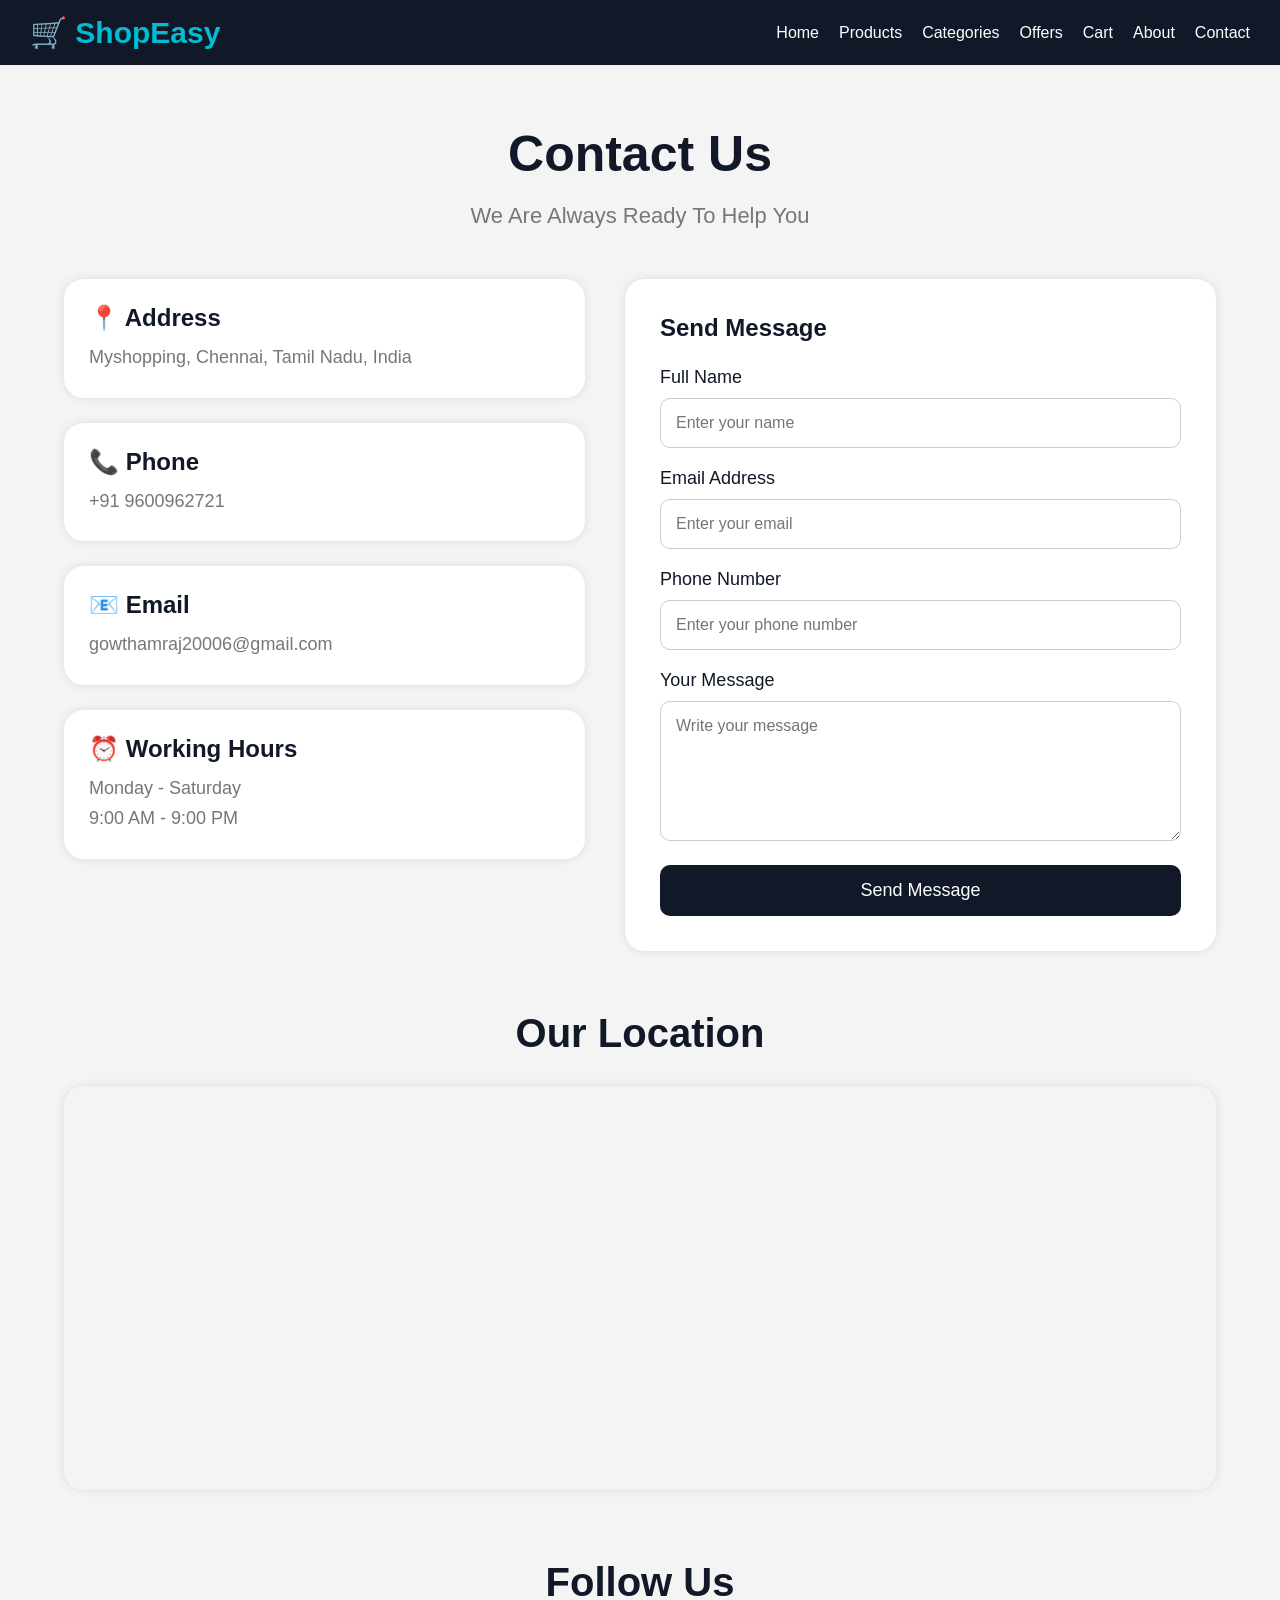
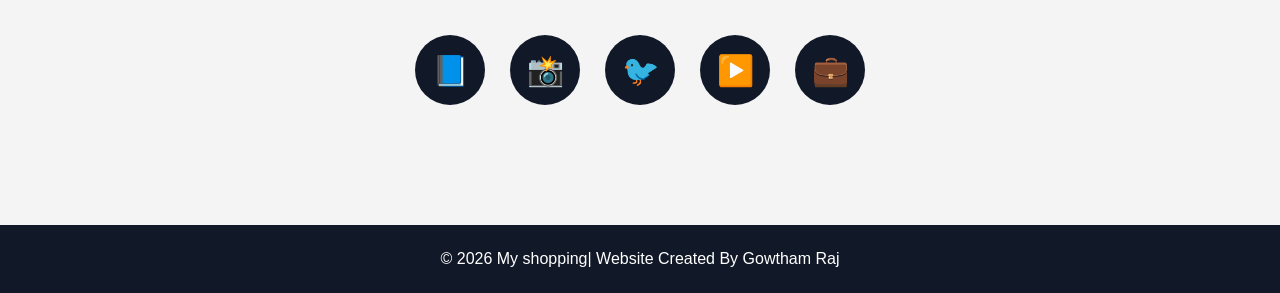
<file: contact.html>
<!DOCTYPE html>
<html lang="en">

<head>

<meta charset="UTF-8">
<meta name="viewport" content="width=device-width, initial-scale=1.0">

<link rel="stylesheet" href="style.css">

<style>

.contact-container{
    width:90%;
    margin:auto;
    padding:60px 0;
}

.contact-title{
    text-align:center;
    font-size:50px;
    color:#111827;
    margin-bottom:20px;
}

.contact-subtitle{
    text-align:center;
    font-size:22px;
    color:#777;
    margin-bottom:50px;
}
.contact-content{
    display:flex;
    justify-content:center;
    gap:40px;
    flex-wrap:wrap;
}
.contact-info{
    flex:1;
    min-width:320px;
}

.info-box{
    background:white;
    padding:25px;
    margin-bottom:25px;
    border-radius:20px;
    box-shadow:0 0 10px rgba(0,0,0,0.1);
    transition:0.3s;
}

.info-box:hover{
    transform:translateY(-5px);
}

.info-box h2{
    color:#111827;
    margin-bottom:10px;
}

.info-box p{
    color:#777;
    font-size:18px;
    line-height:1.7;
}
.contact-form{
    flex:1;
    min-width:320px;
    background:white;
    padding:35px;
    border-radius:20px;
    box-shadow:0 0 10px rgba(0,0,0,0.1);
}

.contact-form h1{
    margin-bottom:25px;
    color:#111827;
}

.form-group{
    margin-bottom:20px;
}

.form-group label{
    display:block;
    margin-bottom:10px;
    font-size:18px;
    color:#111827;
}

.form-group input,
.form-group textarea{
    width:100%;
    padding:15px;
    border:1px solid #ccc;
    border-radius:10px;
    font-size:16px;
    outline:none;
}

.form-group input:focus,
.form-group textarea:focus{
    border-color:#00bcd4;
}

.contact-form button{
    width:100%;
    padding:15px;
    border:none;
    background:#111827;
    color:white;
    border-radius:10px;
    font-size:18px;
    cursor:pointer;
    transition:0.3s;
}

.contact-form button:hover{
    background:#00bcd4;
}

.map-section{
    margin-top:60px;
}

.map-title{
    text-align:center;
    font-size:40px;
    margin-bottom:30px;
    color:#111827;
}

.map-container{
    border-radius:20px;
    overflow:hidden;
    box-shadow:0 0 10px rgba(0,0,0,0.1);
}

.map-container iframe{
    width:100%;
    height:400px;
    border:none;
}


.social-section{
    margin-top:70px;
    text-align:center;
}

.social-section h1{
    font-size:40px;
    margin-bottom:30px;
    color:#111827;
}

.social-icons{
    display:flex;
    justify-content:center;
    gap:25px;
    flex-wrap:wrap;
}

.social-icons a{
    width:70px;
    height:70px;
    background:#111827;
    color:white;
    display:flex;
    justify-content:center;
    align-items:center;
    border-radius:50%;
    text-decoration:none;
    font-size:30px;
    transition:0.3s;
}

.social-icons a:hover{
    background:#00bcd4;
    transform:scale(1.1);
}

footer{
    margin-top:60px;
    background:#111827;
    color:white;
    text-align:center;
    padding:25px;
}

@media(max-width:768px){

    .contact-title{
        font-size:35px;
    }

    .contact-subtitle{
        font-size:18px;
    }

    .map-title,
    .social-section h1{
        font-size:30px;
    }

}

</style>

</head>

<body>

<header>

<div class="logo">
🛒 ShopEasy
</div>

<nav class="navbar">

<ul class="nav-links">

<li><a href="index.html">Home</a></li>
<li><a href="products.html">Products</a></li>
<li><a href="categories.html">Categories</a></li>
<li><a href="offers.html">Offers</a></li>
<li><a href="cart.html">Cart</a></li>
<li><a href="about.html">About</a></li>
<li><a href="contact.html">Contact</a></li>

</ul>

</nav>

</header>

<section class="contact-container">

<h1 class="contact-title">
Contact Us
</h1>

<p class="contact-subtitle">
We Are Always Ready To Help You
</p>

<div class="contact-content">

<div class="contact-info">

<div class="info-box">

<h2>📍 Address</h2>

<p>
Myshopping, Chennai, Tamil Nadu, India
</p>

</div>

<div class="info-box">

<h2>📞 Phone</h2>

<p>
+91 9600962721
</p>

</div>

<div class="info-box">

<h2>📧 Email</h2>

<p>
gowthamraj20006@gmail.com
</p>

</div>

<div class="info-box">

<h2>⏰ Working Hours</h2>

<p>
Monday - Saturday<br>
9:00 AM - 9:00 PM
</p>

</div>

</div>
<div class="contact-form">

<h1>
Send Message
</h1>

<form>

<div class="form-group">

<label>Full Name</label>

<input type="text" placeholder="Enter your name">

</div>

<div class="form-group">

<label>Email Address</label>

<input type="email" placeholder="Enter your email">

</div>

<div class="form-group">

<label>Phone Number</label>

<input type="text" placeholder="Enter your phone number">

</div>

<div class="form-group">

<label>Your Message</label>

<textarea rows="6" placeholder="Write your message"></textarea>

</div>

<button type="submit">
Send Message
</button>

</form>

</div>

</div>

<div class="map-section">

<h1 class="map-title">
Our Location
</h1>

<div class="map-container">

<iframe 
src="https://www.google.com/maps/embed?pb=!1m18!1m12!1m3!1d3914.412719822756!2d80.27071857451976!3d13.082680512433474!2m3!1f0!2f0!3f0!3m2!1i1024!2i768!4f13.1!3m3!1m2!1s0x3a5265d0d2f7e7bb%3A0x9c8a7b5d8b6b6f72!2sChennai!5e0!3m2!1sen!2sin!4v1710000000000!5m2!1sen!2sin">
</iframe>

</div>

</div>

<div class="social-section">

<h1>
Follow Us
</h1>

<div class="social-icons">

<a href="#">
📘
</a>

<a href="#">
📸
</a>

<a href="#">
🐦
</a>

<a href="#">
▶️
</a>

<a href="#">
💼
</a>

</div>

</div>

</section>

<footer>

<p>
© 2026 My shopping| Website Created By Gowtham Raj
</p>

</footer>

</body>

</html>
</file>
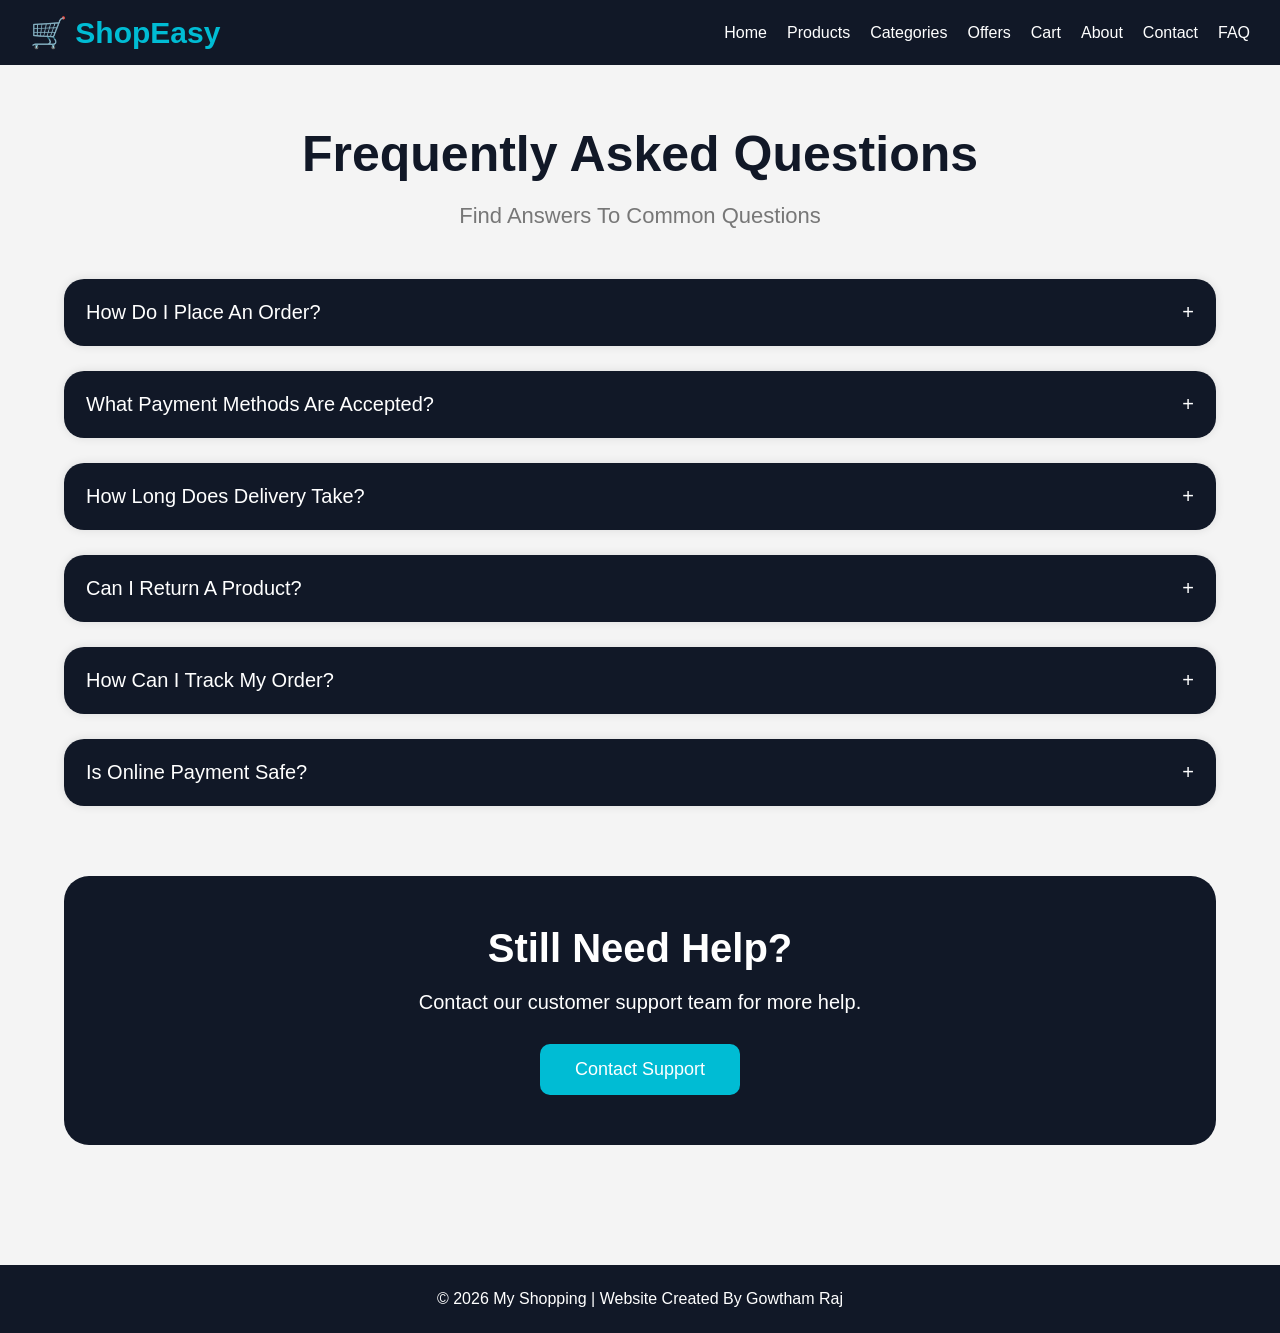
<file: faq.html>
<!DOCTYPE html>
<html lang="en">

<head>

<meta charset="UTF-8">
<meta name="viewport" content="width=device-width, initial-scale=1.0">

<title>FAQ - My shopping</title>

<link rel="stylesheet" href="style.css">

<style>

.faq-container{
    width:90%;
    margin:auto;
    padding:60px 0;
}

.faq-title{
    text-align:center;
    font-size:50px;
    color:#111827;
    margin-bottom:20px;
}

.faq-subtitle{
    text-align:center;
    font-size:22px;
    color:#777;
    margin-bottom:50px;
}

.faq-box{
    background:white;
    margin-bottom:25px;
    border-radius:20px;
    overflow:hidden;
    box-shadow:0 0 10px rgba(0,0,0,0.1);
    transition:0.3s;
}

.faq-box:hover{
    transform:translateY(-5px);
}

.faq-question{
    width:100%;
    background:#111827;
    color:white;
    padding:22px;
    border:none;
    outline:none;
    text-align:left;
    font-size:20px;
    cursor:pointer;
    display:flex;
    justify-content:space-between;
    align-items:center;
}

.faq-question:hover{
    background:#00bcd4;
}


.faq-answer{
    display:none;
    padding:25px;
    font-size:18px;
    line-height:1.8;
    color:#555;
    background:white;
}

.help-section{
    margin-top:70px;
    background:#111827;
    color:white;
    padding:50px;
    border-radius:25px;
    text-align:center;
}

.help-section h1{
    font-size:40px;
    margin-bottom:20px;
}

.help-section p{
    font-size:20px;
    margin-bottom:30px;
}

.help-section button{
    padding:15px 35px;
    border:none;
    background:#00bcd4;
    color:white;
    border-radius:10px;
    font-size:18px;
    cursor:pointer;
    transition:0.3s;
}

.help-section button:hover{
    background:#0097a7;
}

footer{
    margin-top:60px;
    background:#111827;
    color:white;
    text-align:center;
    padding:25px;
}
@media(max-width:768px){

    .faq-title{
        font-size:35px;
    }

    .faq-subtitle{
        font-size:18px;
    }

    .faq-question{
        font-size:17px;
    }

    .help-section{
        padding:30px;
    }

    .help-section h1{
        font-size:30px;
    }

}

</style>

</head>

<body>

<header>

<div class="logo">
🛒 ShopEasy
</div>

<nav class="navbar">

<ul class="nav-links">

<li><a href="index.html">Home</a></li>
<li><a href="products.html">Products</a></li>
<li><a href="categories.html">Categories</a></li>
<li><a href="offers.html">Offers</a></li>
<li><a href="cart.html">Cart</a></li>
<li><a href="about.html">About</a></li>
<li><a href="contact.html">Contact</a></li>
<li><a href="faq.html">FAQ</a></li>

</ul>

</nav>

</header>

<section class="faq-container">

<h1 class="faq-title">
Frequently Asked Questions
</h1>

<p class="faq-subtitle">
Find Answers To Common Questions
</p>

<div class="faq-box">

<button class="faq-question">

How Do I Place An Order?

<span>+</span>

</button>

<div class="faq-answer">

To place an order, browse products, add items to
your cart, and click Proceed To Checkout. Then
enter your delivery and payment details.

</div>

</div>

<div class="faq-box">

<button class="faq-question">

What Payment Methods Are Accepted?

<span>+</span>

</button>

<div class="faq-answer">

We accept UPI, Credit Cards, Debit Cards,
Net Banking, and Cash On Delivery.

</div>

</div>

<div class="faq-box">

<button class="faq-question">

How Long Does Delivery Take?

<span>+</span>

</button>

<div class="faq-answer">

Delivery usually takes 3-7 working days depending
on your location and product availability.

</div>

</div>
<div class="faq-box">

<button class="faq-question">

Can I Return A Product?

<span>+</span>

</button>

<div class="faq-answer">

Yes, products can be returned within 7 days if
they are damaged or incorrect.

</div>

</div>

<div class="faq-box">

<button class="faq-question">

How Can I Track My Order?

<span>+</span>

</button>

<div class="faq-answer">

After placing your order, you will receive a
tracking ID through email or SMS.

</div>

</div>

<div class="faq-box">

<button class="faq-question">

Is Online Payment Safe?

<span>+</span>

</button>

<div class="faq-answer">

Yes, all online payments are protected with
secure encryption and payment gateways.

</div>

</div>

<div class="help-section">

<h1>
Still Need Help?
</h1>

<p>
Contact our customer support team for more help.
</p>

<a href="contact.html">

<button>
Contact Support
</button>

</a>

</div>

</section>
<footer>

<p>
© 2026 My Shopping | Website Created By Gowtham Raj
</p>

</footer>

<script>

const faqQuestions =
document.querySelectorAll(".faq-question");

faqQuestions.forEach(question => {

    question.addEventListener("click", () => {

        const answer =
        question.nextElementSibling;

        if(answer.style.display === "block"){

            answer.style.display = "none";

            question.querySelector("span")
            .innerText = "+";

        }

        else{

            answer.style.display = "block";

            question.querySelector("span")
            .innerText = "-";

        }

    });

});

</script>

</body>

</html>
</file>
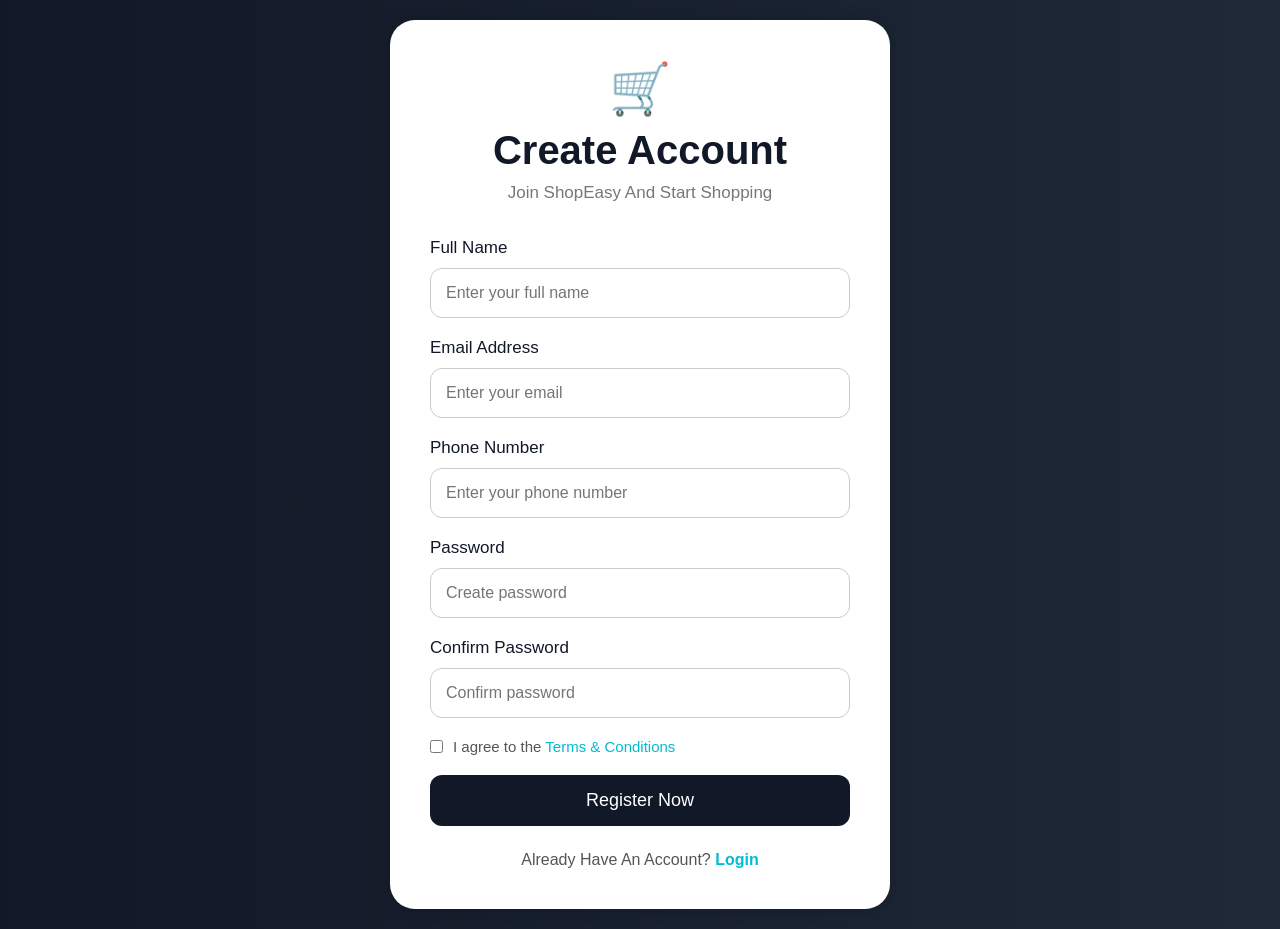
<file: register.html>
<!DOCTYPE html>
<html lang="en">

<head>

<meta charset="UTF-8">
<meta name="viewport" content="width=device-width, initial-scale=1.0">

<title>Register - My shopping</title>

<style>

*{
    margin:0;
    padding:0;
    box-sizing:border-box;
    font-family:Arial,sans-serif;
}

body{
    background:linear-gradient(to right,#111827,#1f2937);
    min-height:100vh;
    display:flex;
    justify-content:center;
    align-items:center;
    padding:20px;
}

.register-container{
    width:100%;
    max-width:500px;
    background:white;
    padding:40px;
    border-radius:25px;
    box-shadow:0 0 15px rgba(0,0,0,0.2);
}

.register-logo{
    text-align:center;
    font-size:50px;
    margin-bottom:10px;
}

.register-title{
    text-align:center;
    font-size:40px;
    color:#111827;
    margin-bottom:10px;
}

.register-subtitle{
    text-align:center;
    color:#777;
    margin-bottom:35px;
    font-size:17px;
}

.register-form{
    display:flex;
    flex-direction:column;
    gap:20px;
}

.input-box{
    width:100%;
}

.input-box label{
    display:block;
    margin-bottom:10px;
    color:#111827;
    font-size:17px;
}

.input-box input{
    width:100%;
    padding:15px;
    border:1px solid #ccc;
    border-radius:12px;
    outline:none;
    font-size:16px;
    transition:0.3s;
}

.input-box input:focus{
    border-color:#00bcd4;
}

.register-btn{
    padding:15px;
    border:none;
    background:#111827;
    color:white;
    border-radius:12px;
    font-size:18px;
    cursor:pointer;
    transition:0.3s;
}

.register-btn:hover{
    background:#00bcd4;
}

.login-link{
    text-align:center;
    margin-top:25px;
    color:#555;
}

.login-link a{
    color:#00bcd4;
    text-decoration:none;
    font-weight:bold;
}

.login-link a:hover{
    text-decoration:underline;
}

.terms{
    display:flex;
    align-items:center;
    gap:10px;
    color:#555;
    font-size:15px;
}

.terms a{
    color:#00bcd4;
    text-decoration:none;
}

@media(max-width:600px){

    .register-container{
        padding:30px 20px;
    }

    .register-title{
        font-size:32px;
    }

}

</style>

</head>

<body>

<div class="register-container">

<div class="register-logo">
🛒
</div>

<h1 class="register-title">
Create Account
</h1>

<p class="register-subtitle">
Join ShopEasy And Start Shopping
</p>

<form class="register-form">

<div class="input-box">

<label>Full Name</label>

<input 
type="text" 
placeholder="Enter your full name"
required>

</div>

<div class="input-box">

<label>Email Address</label>

<input 
type="email" 
placeholder="Enter your email"
required>

</div>

<div class="input-box">

<label>Phone Number</label>

<input 
type="tel" 
placeholder="Enter your phone number"
required>

</div>

<div class="input-box">

<label>Password</label>

<input 
type="password" 
placeholder="Create password"
required>

</div>

<div class="input-box">

<label>Confirm Password</label>

<input 
type="password" 
placeholder="Confirm password"
required>

</div>

<div class="terms">

<input type="checkbox" required>

<span>
I agree to the 
<a href="#">Terms & Conditions</a>
</span>

</div>

<button type="submit" class="register-btn">

Register Now

</button>

</form>


<div class="login-link">

Already Have An Account?

<a href="login.html">
Login
</a>

</div>

</div>

</body>

</html>
</file>
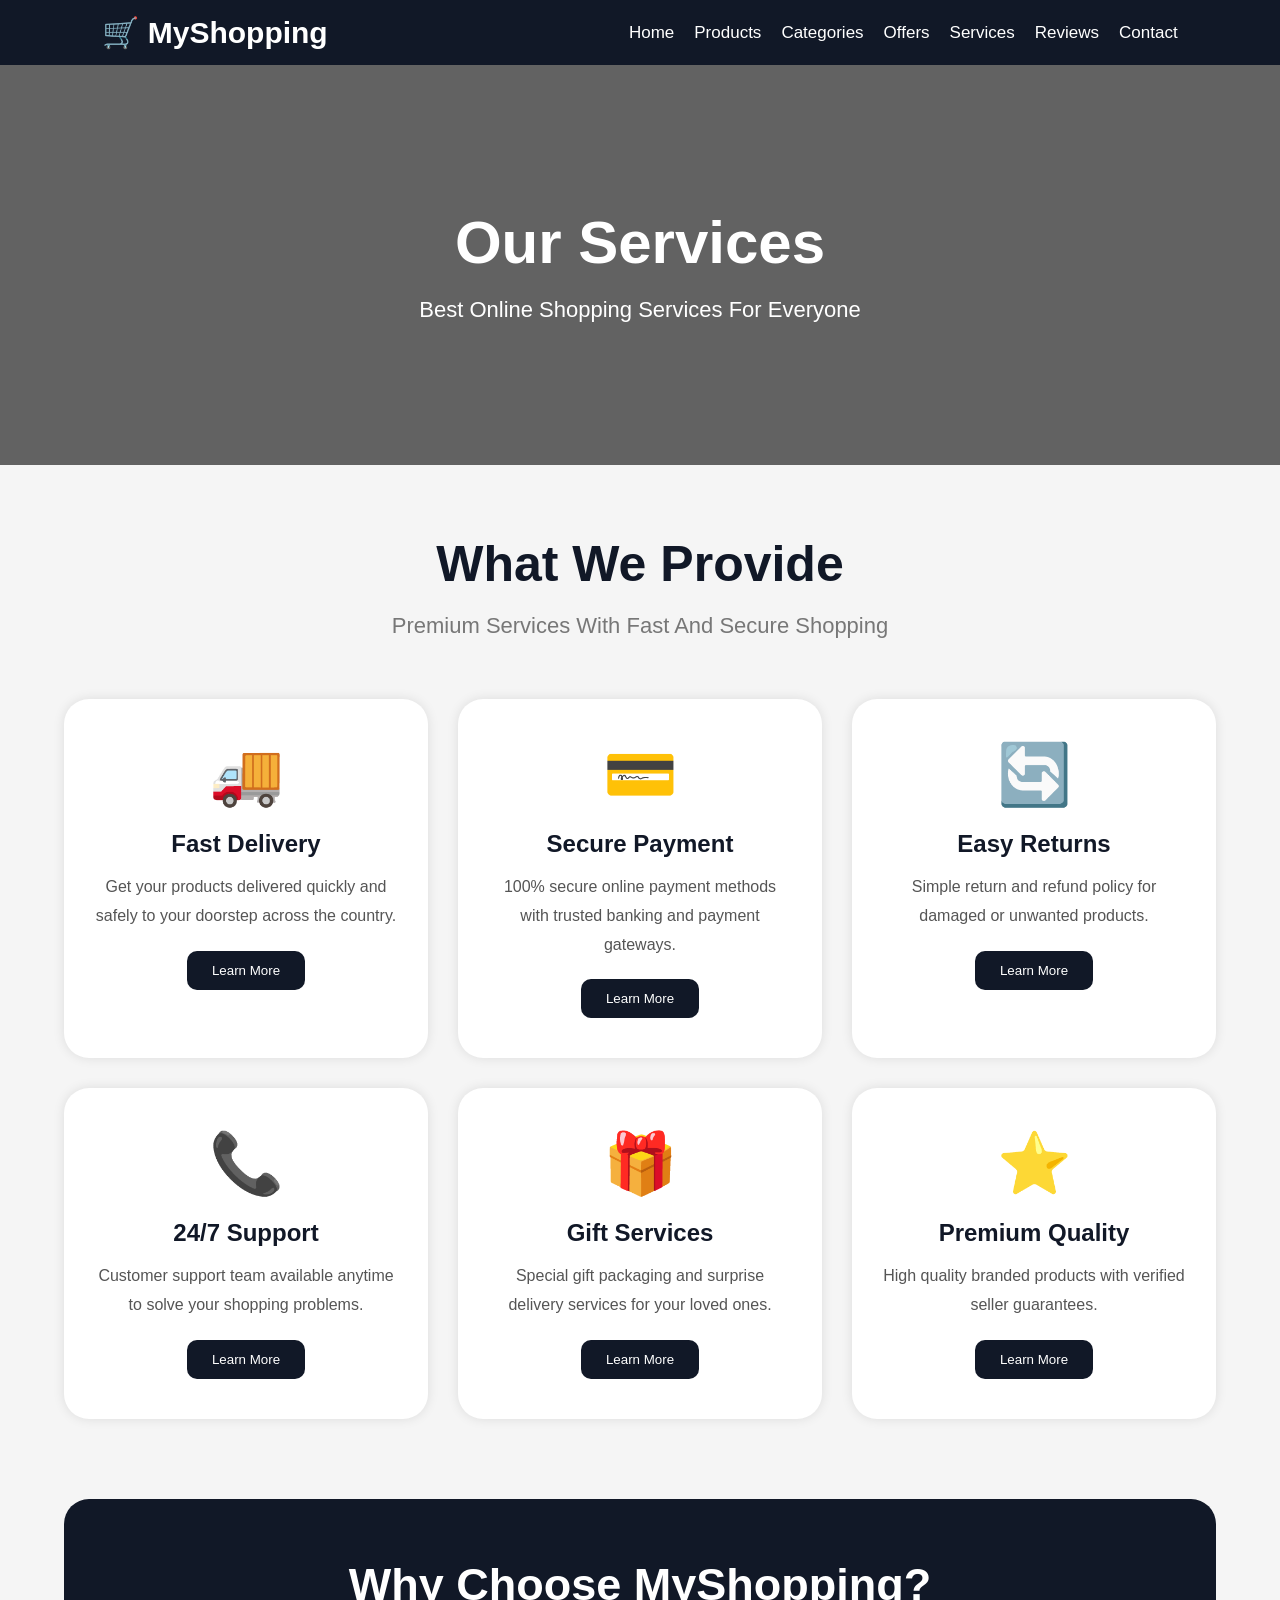
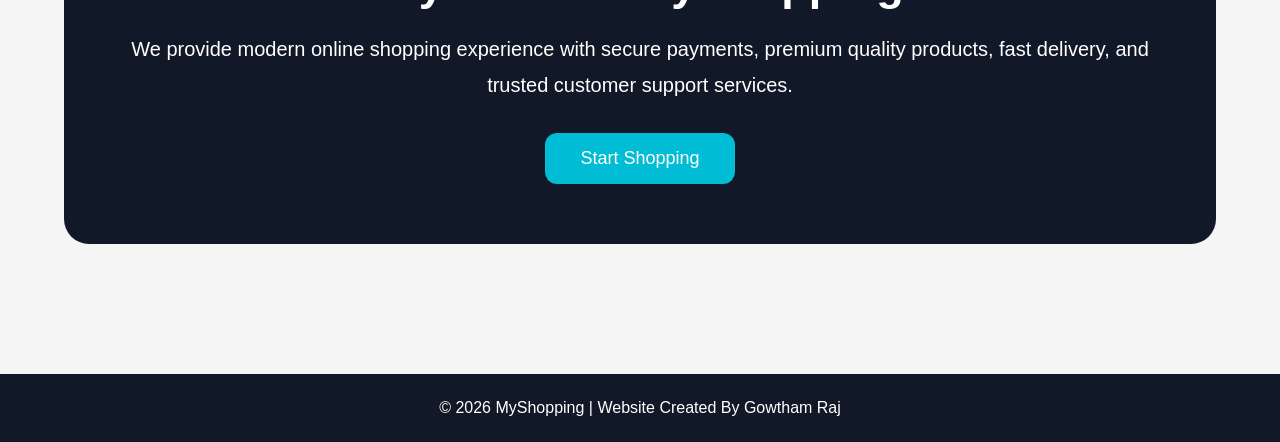
<file: services.html>
<!DOCTYPE html>
<html lang="en">

<head>

<meta charset="UTF-8">
<meta name="viewport" content="width=device-width, initial-scale=1.0">

<title>Services - My shopping</title>

<style>

*{
    margin:0;
    padding:0;
    box-sizing:border-box;
    font-family:Arial,sans-serif;
}

body{
    background:#f5f5f5;
}

header{
    background:#111827;
    padding:15px 8%;
    display:flex;
    justify-content:space-between;
    align-items:center;
    flex-wrap:wrap;
}

.logo{
    color:white;
    font-size:30px;
    font-weight:bold;
}

.nav-links{
    display:flex;
    list-style:none;
    gap:20px;
    flex-wrap:wrap;
}

.nav-links li a{
    color:white;
    text-decoration:none;
    font-size:17px;
    transition:0.3s;
}

.nav-links li a:hover{
    color:#00bcd4;
}
.hero{
    background:linear-gradient(rgba(0,0,0,0.6),
    rgba(0,0,0,0.6)),
    url('https://images.unsplash.com/photo-1556740749-887f6717d7e4');
    background-size:cover;
    background-position:center;
    height:400px;
    display:flex;
    justify-content:center;
    align-items:center;
    text-align:center;
    color:white;
    padding:20px;
}

.hero-content h1{
    font-size:60px;
    margin-bottom:20px;
}

.hero-content p{
    font-size:22px;
}

.services-container{
    width:90%;
    margin:auto;
    padding:70px 0;
}

.services-title{
    text-align:center;
    font-size:50px;
    color:#111827;
    margin-bottom:20px;
}

.services-subtitle{
    text-align:center;
    color:#777;
    font-size:22px;
    margin-bottom:60px;
}

.service-grid{
    display:grid;
    grid-template-columns:repeat(auto-fit,minmax(280px,1fr));
    gap:30px;
}

.service-card{
    background:white;
    padding:40px 30px;
    border-radius:25px;
    text-align:center;
    box-shadow:0 0 12px rgba(0,0,0,0.1);
    transition:0.3s;
}

.service-card:hover{
    transform:translateY(-10px);
}

.service-icon{
    font-size:60px;
    margin-bottom:20px;
}

.service-card h2{
    color:#111827;
    margin-bottom:15px;
}

.service-card p{
    color:#555;
    line-height:1.8;
    margin-bottom:20px;
}

.service-card button{
    padding:12px 25px;
    border:none;
    background:#111827;
    color:white;
    border-radius:10px;
    cursor:pointer;
    transition:0.3s;
}

.service-card button:hover{
    background:#00bcd4;
}

.extra-section{
    margin-top:80px;
    background:#111827;
    color:white;
    padding:60px;
    border-radius:25px;
    text-align:center;
}

.extra-section h1{
    font-size:45px;
    margin-bottom:20px;
}

.extra-section p{
    font-size:20px;
    line-height:1.8;
    margin-bottom:30px;
}

.extra-section button{
    padding:15px 35px;
    border:none;
    background:#00bcd4;
    color:white;
    border-radius:12px;
    font-size:18px;
    cursor:pointer;
}

.extra-section button:hover{
    background:#0097a7;
}


footer{
    margin-top:60px;
    background:#111827;
    color:white;
    text-align:center;
    padding:25px;
}

@media(max-width:768px){

    .hero-content h1{
        font-size:38px;
    }

    .hero-content p{
        font-size:18px;
    }

    .services-title{
        font-size:35px;
    }

    .services-subtitle{
        font-size:18px;
    }

    .extra-section{
        padding:35px 20px;
    }

    .extra-section h1{
        font-size:30px;
    }

}

</style>

</head>

<body>

<header>

<div class="logo">
🛒 MyShopping
</div>

<ul class="nav-links">

<li><a href="home.html">Home</a></li>
<li><a href="products.html">Products</a></li>
<li><a href="categories.html">Categories</a></li>
<li><a href="offers.html">Offers</a></li>
<li><a href="services.html">Services</a></li>
<li><a href="reviews.html">Reviews</a></li>
<li><a href="contact.html">Contact</a></li>

</ul>

</header>

<section class="hero">

<div class="hero-content">

<h1>
Our Services
</h1>

<p>
Best Online Shopping Services For Everyone
</p>

</div>

</section>

<section class="services-container">

<h1 class="services-title">
What We Provide
</h1>

<p class="services-subtitle">
Premium Services With Fast And Secure Shopping
</p>

<div class="service-grid">
<div class="service-card">

<div class="service-icon">
🚚
</div>

<h2>
Fast Delivery
</h2>

<p>
Get your products delivered quickly and safely
to your doorstep across the country.
</p>

<button>
Learn More
</button>

</div>

<div class="service-card">

<div class="service-icon">
💳
</div>

<h2>
Secure Payment
</h2>

<p>
100% secure online payment methods with trusted
banking and payment gateways.
</p>

<button>
Learn More
</button>

</div>


<div class="service-card">

<div class="service-icon">
🔄
</div>

<h2>
Easy Returns
</h2>

<p>
Simple return and refund policy for damaged
or unwanted products.
</p>

<button>
Learn More
</button>

</div>

<div class="service-card">

<div class="service-icon">
📞
</div>

<h2>
24/7 Support
</h2>

<p>
Customer support team available anytime
to solve your shopping problems.
</p>

<button>
Learn More
</button>

</div>

<!-- SERVICE 5 -->

<div class="service-card">

<div class="service-icon">
🎁
</div>

<h2>
Gift Services
</h2>

<p>
Special gift packaging and surprise delivery
services for your loved ones.
</p>

<button>
Learn More
</button>

</div>

<div class="service-card">

<div class="service-icon">
⭐
</div>

<h2>
Premium Quality
</h2>

<p>
High quality branded products with verified
seller guarantees.
</p>

<button>
Learn More
</button>

</div>

</div>

<div class="extra-section">

<h1>
Why Choose MyShopping?
</h1>

<p>
We provide modern online shopping experience with
secure payments, premium quality products, fast delivery,
and trusted customer support services.
</p>

<button>
Start Shopping
</button>

</div>

</section>

<footer>

<p>
© 2026 MyShopping | Website Created By Gowtham Raj
</p>

</footer>

</body>

</html>
</file>
<file: style.css>
*{
    margin:0;
    padding:0;
    box-sizing:border-box;
    font-family:Arial,sans-serif;
}

body{
    background:#f4f4f4;
}

header{
    background:#111827;
    color:white;
    padding:15px 30px;
    display:flex;
    justify-content:space-between;
    align-items:center;
    position:sticky;
    top:0;
}

.logo{
    font-size:30px;
    font-weight:bold;
    color:#00bcd4;
}

.nav-links{
    display:flex;
    list-style:none;
    gap:20px;
}

.nav-links li a{
    color:white;
    text-decoration:none;
    transition:0.3s;
}

.nav-links li a:hover{
    color:#00bcd4;
}

.menu-btn{
    display:none;
    font-size:30px;
    cursor:pointer;
}


.hero{
    height:100vh;
    background:linear-gradient(rgba(0,0,0,0.5),
    rgba(0,0,0,0.5)),
    url('https://images.unsplash.com/photo-1523275335684-37898b6baf30');
    background-size:cover;
    background-position:center;
    display:flex;
    justify-content:center;
    align-items:center;
    text-align:center;
    color:white;
}

.hero-content h1{
    font-size:60px;
    margin-bottom:20px;
}

.hero-content p{
    font-size:22px;
    margin-bottom:20px;
}

.hero-content button{
    padding:15px 35px;
    border:none;
    background:#00bcd4;
    color:white;
    border-radius:10px;
    font-size:18px;
    cursor:pointer;
}

.hero-content button:hover{
    background:#0097a7;
}

/* PAGE SECTION */

.page{
    padding:80px 40px;
    text-align:center;
}

.page h1{
    font-size:45px;
    margin-bottom:20px;
    color:#111827;
}

.page p{
    font-size:20px;
}

/* RESPONSIVE */

@media(max-width:768px){

    .menu-btn{
        display:block;
    }

    .navbar{
        display:none;
    }

    .navbar.active{
        display:block;
        position:absolute;
        top:70px;
        left:0;
        width:100%;
        background:#111827;
        padding:20px;
    }

    .nav-links{
        flex-direction:column;
        align-items:center;
    }

}
</file>
